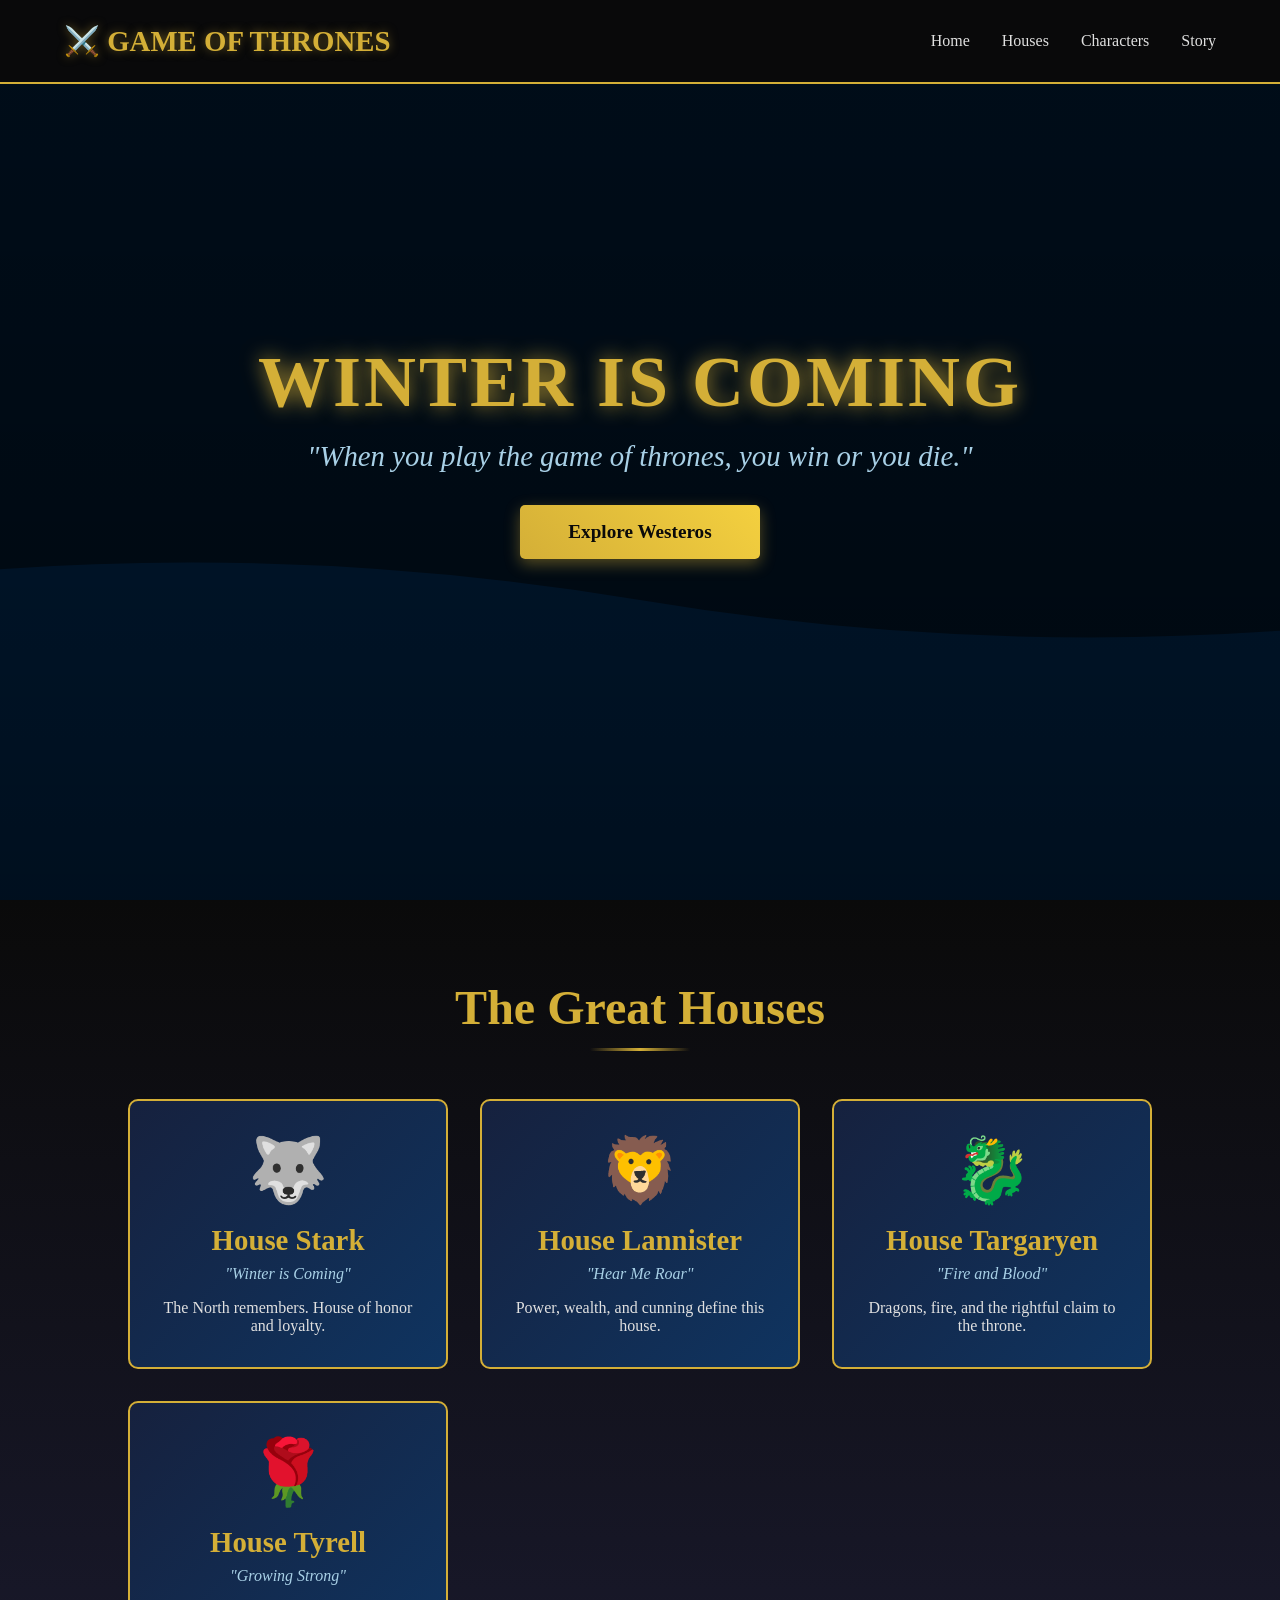
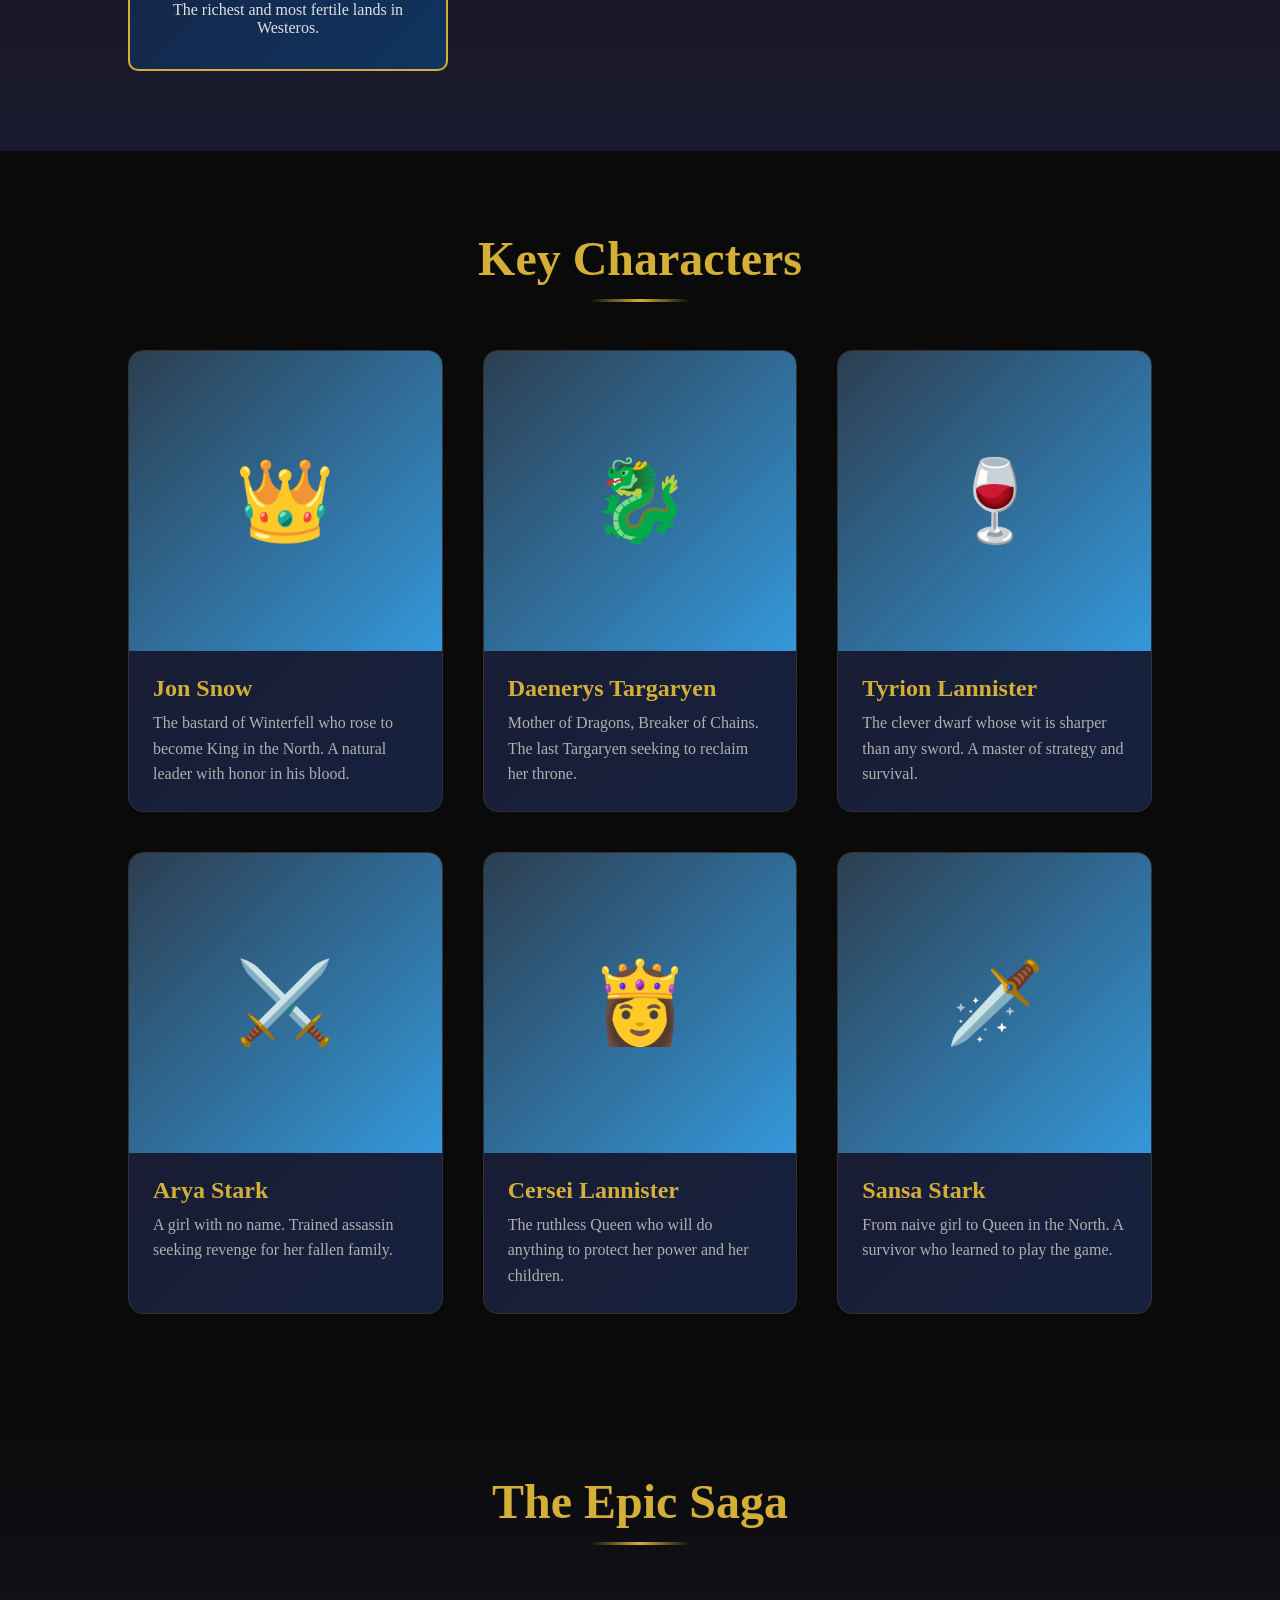
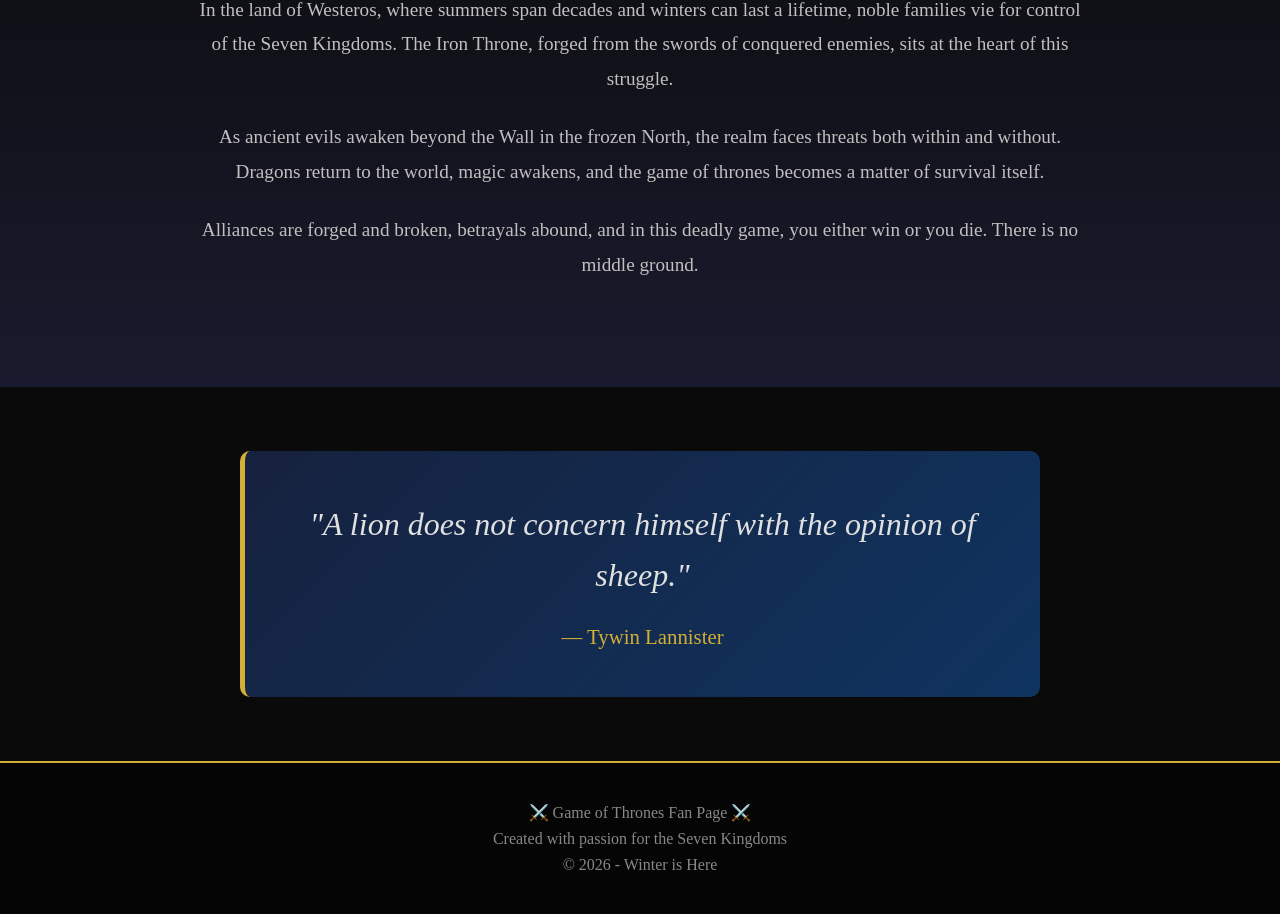
<file: got.html>
<!DOCTYPE html>
<html lang="en">
<head>
    <meta charset="UTF-8">
    <meta name="viewport" content="width=device-width, initial-scale=1.0">
    <title>Game of Thrones - Winter is Coming</title>
    <style>
        * {
            margin: 0;
            padding: 0;
            box-sizing: border-box;
        }

        body {
            font-family: 'Cinzel', 'Georgia', serif;
            background: #0a0a0a;
            color: #e0e0e0;
            overflow-x: hidden;
        }

        /* Navigation */
        nav {
            position: fixed;
            top: 0;
            width: 100%;
            background: rgba(10, 10, 10, 0.95);
            padding: 1.5rem 5%;
            display: flex;
            justify-content: space-between;
            align-items: center;
            z-index: 1000;
            backdrop-filter: blur(10px);
            border-bottom: 2px solid #d4af37;
        }

        .logo {
            font-size: 1.8rem;
            font-weight: bold;
            color: #d4af37;
            text-shadow: 0 0 10px rgba(212, 175, 55, 0.5);
        }

        .nav-links {
            display: flex;
            gap: 2rem;
            list-style: none;
        }

        .nav-links a {
            color: #e0e0e0;
            text-decoration: none;
            font-size: 1rem;
            transition: all 0.3s;
            position: relative;
        }

        .nav-links a:hover {
            color: #d4af37;
        }

        .nav-links a::after {
            content: '';
            position: absolute;
            bottom: -5px;
            left: 0;
            width: 0;
            height: 2px;
            background: #d4af37;
            transition: width 0.3s;
        }

        .nav-links a:hover::after {
            width: 100%;
        }

        /* Hero Section */
        .hero {
            height: 100vh;
            background: linear-gradient(rgba(0,0,0,0.5), rgba(0,0,0,0.7)), 
                        url('data:image/svg+xml,<svg xmlns="http://www.w3.org/2000/svg" viewBox="0 0 1200 600"><rect fill="%23001a33" width="1200" height="600"/><path fill="%23003366" d="M0 400 Q300 350 600 400 T1200 400 V600 H0Z"/></svg>');
            background-size: cover;
            background-position: center;
            display: flex;
            align-items: center;
            justify-content: center;
            text-align: center;
            position: relative;
        }

        .hero-content {
            animation: fadeInUp 1.5s ease-out;
        }

        .hero h1 {
            font-size: 4.5rem;
            color: #d4af37;
            text-shadow: 0 0 20px rgba(212, 175, 55, 0.8);
            margin-bottom: 1rem;
            letter-spacing: 3px;
        }

        .hero p {
            font-size: 1.8rem;
            color: #a8d0e6;
            margin-bottom: 2rem;
            font-style: italic;
        }

        .cta-button {
            display: inline-block;
            padding: 1rem 3rem;
            background: linear-gradient(45deg, #d4af37, #f4d03f);
            color: #0a0a0a;
            text-decoration: none;
            font-size: 1.2rem;
            font-weight: bold;
            border-radius: 5px;
            transition: all 0.3s;
            box-shadow: 0 5px 15px rgba(212, 175, 55, 0.4);
        }

        .cta-button:hover {
            transform: translateY(-3px);
            box-shadow: 0 8px 25px rgba(212, 175, 55, 0.6);
        }

        /* Section Styles */
        section {
            padding: 5rem 10%;
        }

        .section-title {
            text-align: center;
            font-size: 3rem;
            color: #d4af37;
            margin-bottom: 3rem;
            position: relative;
            padding-bottom: 1rem;
        }

        .section-title::after {
            content: '';
            position: absolute;
            bottom: 0;
            left: 50%;
            transform: translateX(-50%);
            width: 100px;
            height: 3px;
            background: linear-gradient(90deg, transparent, #d4af37, transparent);
        }

        /* Houses Section */
        .houses {
            background: linear-gradient(180deg, #0a0a0a, #1a1a2e);
        }

        .houses-grid {
            display: grid;
            grid-template-columns: repeat(auto-fit, minmax(280px, 1fr));
            gap: 2rem;
            margin-top: 2rem;
        }

        .house-card {
            background: linear-gradient(135deg, #16213e, #0f3460);
            border: 2px solid #d4af37;
            border-radius: 10px;
            padding: 2rem;
            text-align: center;
            transition: all 0.4s;
            cursor: pointer;
            position: relative;
            overflow: hidden;
        }

        .house-card::before {
            content: '';
            position: absolute;
            top: -50%;
            left: -50%;
            width: 200%;
            height: 200%;
            background: radial-gradient(circle, rgba(212,175,55,0.1), transparent);
            transition: all 0.5s;
            opacity: 0;
        }

        .house-card:hover::before {
            opacity: 1;
            animation: rotate 3s linear infinite;
        }

        .house-card:hover {
            transform: translateY(-10px) scale(1.05);
            box-shadow: 0 10px 30px rgba(212, 175, 55, 0.5);
        }

        .house-icon {
            font-size: 4rem;
            margin-bottom: 1rem;
        }

        .house-card h3 {
            color: #d4af37;
            font-size: 1.8rem;
            margin-bottom: 0.5rem;
        }

        .house-card p {
            color: #a8d0e6;
            font-style: italic;
            margin-bottom: 1rem;
        }

        /* Characters Section */
        .characters {
            background: #0a0a0a;
        }

        .characters-grid {
            display: grid;
            grid-template-columns: repeat(auto-fit, minmax(250px, 1fr));
            gap: 2.5rem;
        }

        .character-card {
            background: linear-gradient(135deg, #1a1a2e, #16213e);
            border-radius: 15px;
            overflow: hidden;
            transition: all 0.4s;
            border: 1px solid #333;
        }

        .character-card:hover {
            transform: translateY(-10px);
            box-shadow: 0 15px 40px rgba(212, 175, 55, 0.3);
            border-color: #d4af37;
        }

        .character-img {
            width: 100%;
            height: 300px;
            background: linear-gradient(135deg, #2c3e50, #3498db);
            display: flex;
            align-items: center;
            justify-content: center;
            font-size: 5rem;
            transition: all 0.4s;
        }

        .character-card:hover .character-img {
            transform: scale(1.1);
        }

        .character-info {
            padding: 1.5rem;
        }

        .character-info h3 {
            color: #d4af37;
            font-size: 1.5rem;
            margin-bottom: 0.5rem;
        }

        .character-info p {
            color: #b0b0b0;
            line-height: 1.6;
        }

        /* Story Section */
        .story {
            background: linear-gradient(180deg, #0a0a0a, #1a1a2e);
        }

        .story-content {
            max-width: 900px;
            margin: 0 auto;
            text-align: center;
            line-height: 1.8;
            font-size: 1.2rem;
            color: #c0c0c0;
        }

        .story-content p {
            margin-bottom: 1.5rem;
        }

        /* Quote Section */
        .quotes {
            background: #0a0a0a;
            padding: 4rem 10%;
        }

        .quote-container {
            max-width: 800px;
            margin: 0 auto;
            text-align: center;
            padding: 3rem;
            background: linear-gradient(135deg, #16213e, #0f3460);
            border-left: 5px solid #d4af37;
            border-radius: 10px;
        }

        .quote-text {
            font-size: 2rem;
            font-style: italic;
            color: #e0e0e0;
            margin-bottom: 1.5rem;
            line-height: 1.6;
        }

        .quote-author {
            font-size: 1.3rem;
            color: #d4af37;
        }

        /* Footer */
        footer {
            background: #050505;
            padding: 2rem;
            text-align: center;
            color: #888;
            border-top: 2px solid #d4af37;
        }

        footer p {
            margin: 0.5rem 0;
        }

        /* Animations */
        @keyframes fadeInUp {
            from {
                opacity: 0;
                transform: translateY(50px);
            }
            to {
                opacity: 1;
                transform: translateY(0);
            }
        }

        @keyframes rotate {
            from { transform: rotate(0deg); }
            to { transform: rotate(360deg); }
        }

        /* Responsive */
        @media (max-width: 768px) {
            .hero h1 {
                font-size: 2.5rem;
            }

            .hero p {
                font-size: 1.2rem;
            }

            .nav-links {
                gap: 1rem;
                flex-wrap: wrap;
                justify-content: center;
            }

            .section-title {
                font-size: 2rem;
            }

            .quote-text {
                font-size: 1.5rem;
            }

            nav {
                flex-direction: column;
                gap: 1rem;
            }
        }

        /* Scroll animations */
        .fade-in {
            opacity: 0;
            transform: translateY(30px);
            transition: all 0.8s ease-out;
        }

        .fade-in.visible {
            opacity: 1;
            transform: translateY(0);
        }
    </style>
</head>
<body>
    <!-- Navigation -->
    <nav>
        <div class="logo">⚔️ GAME OF THRONES</div>
        <ul class="nav-links">
            <li><a href="#home">Home</a></li>
            <li><a href="#houses">Houses</a></li>
            <li><a href="#characters">Characters</a></li>
            <li><a href="#story">Story</a></li>
        </ul>
    </nav>

    <!-- Hero Section -->
    <section id="home" class="hero">
        <div class="hero-content">
            <h1>WINTER IS COMING</h1>
            <p>"When you play the game of thrones, you win or you die."</p>
            <a href="#houses" class="cta-button">Explore Westeros</a>
        </div>
    </section>

    <!-- Houses Section -->
    <section id="houses" class="houses">
        <h2 class="section-title fade-in">The Great Houses</h2>
        <div class="houses-grid">
            <div class="house-card fade-in">
                <div class="house-icon">🐺</div>
                <h3>House Stark</h3>
                <p>"Winter is Coming"</p>
                <span>The North remembers. House of honor and loyalty.</span>
            </div>
            <div class="house-card fade-in">
                <div class="house-icon">🦁</div>
                <h3>House Lannister</h3>
                <p>"Hear Me Roar"</p>
                <span>Power, wealth, and cunning define this house.</span>
            </div>
            <div class="house-card fade-in">
                <div class="house-icon">🐉</div>
                <h3>House Targaryen</h3>
                <p>"Fire and Blood"</p>
                <span>Dragons, fire, and the rightful claim to the throne.</span>
            </div>
            <div class="house-card fade-in">
                <div class="house-icon">🌹</div>
                <h3>House Tyrell</h3>
                <p>"Growing Strong"</p>
                <span>The richest and most fertile lands in Westeros.</span>
            </div>
        </div>
    </section>

    <!-- Characters Section -->
    <section id="characters" class="characters">
        <h2 class="section-title fade-in">Key Characters</h2>
        <div class="characters-grid">
            <div class="character-card fade-in">
                <div class="character-img">👑</div>
                <div class="character-info">
                    <h3>Jon Snow</h3>
                    <p>The bastard of Winterfell who rose to become King in the North. A natural leader with honor in his blood.</p>
                </div>
            </div>
            <div class="character-card fade-in">
                <div class="character-img">🐉</div>
                <div class="character-info">
                    <h3>Daenerys Targaryen</h3>
                    <p>Mother of Dragons, Breaker of Chains. The last Targaryen seeking to reclaim her throne.</p>
                </div>
            </div>
            <div class="character-card fade-in">
                <div class="character-img">🍷</div>
                <div class="character-info">
                    <h3>Tyrion Lannister</h3>
                    <p>The clever dwarf whose wit is sharper than any sword. A master of strategy and survival.</p>
                </div>
            </div>
            <div class="character-card fade-in">
                <div class="character-img">⚔️</div>
                <div class="character-info">
                    <h3>Arya Stark</h3>
                    <p>A girl with no name. Trained assassin seeking revenge for her fallen family.</p>
                </div>
            </div>
            <div class="character-card fade-in">
                <div class="character-img">👸</div>
                <div class="character-info">
                    <h3>Cersei Lannister</h3>
                    <p>The ruthless Queen who will do anything to protect her power and her children.</p>
                </div>
            </div>
            <div class="character-card fade-in">
                <div class="character-img">🗡️</div>
                <div class="character-info">
                    <h3>Sansa Stark</h3>
                    <p>From naive girl to Queen in the North. A survivor who learned to play the game.</p>
                </div>
            </div>
        </div>
    </section>

    <!-- Story Section -->
    <section id="story" class="story">
        <h2 class="section-title fade-in">The Epic Saga</h2>
        <div class="story-content fade-in">
            <p>
                In the land of Westeros, where summers span decades and winters can last a lifetime, 
                noble families vie for control of the Seven Kingdoms. The Iron Throne, forged from 
                the swords of conquered enemies, sits at the heart of this struggle.
            </p>
            <p>
                As ancient evils awaken beyond the Wall in the frozen North, the realm faces threats 
                both within and without. Dragons return to the world, magic awakens, and the game of 
                thrones becomes a matter of survival itself.
            </p>
            <p>
                Alliances are forged and broken, betrayals abound, and in this deadly game, 
                you either win or you die. There is no middle ground.
            </p>
        </div>
    </section>

    <!-- Quotes Section -->
    <section class="quotes">
        <div class="quote-container fade-in">
            <div class="quote-text">
                "A lion does not concern himself with the opinion of sheep."
            </div>
            <div class="quote-author">— Tywin Lannister</div>
        </div>
    </section>

    <!-- Footer -->
    <footer>
        <p>⚔️ Game of Thrones Fan Page ⚔️</p>
        <p>Created with passion for the Seven Kingdoms</p>
        <p>&copy; 2026 - Winter is Here</p>
    </footer>

    <script>
        // Smooth scrolling
        document.querySelectorAll('a[href^="#"]').forEach(anchor => {
            anchor.addEventListener('click', function (e) {
                e.preventDefault();
                const target = document.querySelector(this.getAttribute('href'));
                target.scrollIntoView({ behavior: 'smooth', block: 'start' });
            });
        });

        // Scroll animations
        const observerOptions = {
            threshold: 0.1,
            rootMargin: '0px 0px -50px 0px'
        };

        const observer = new IntersectionObserver((entries) => {
            entries.forEach(entry => {
                if (entry.isIntersecting) {
                    entry.target.classList.add('visible');
                }
            });
        }, observerOptions);

        document.querySelectorAll('.fade-in').forEach(el => observer.observe(el));

        // Navbar background on scroll
        window.addEventListener('scroll', () => {
            const nav = document.querySelector('nav');
            if (window.scrollY > 100) {
                nav.style.background = 'rgba(10, 10, 10, 0.98)';
            } else {
                nav.style.background = 'rgba(10, 10, 10, 0.95)';
            }
        });
    </script>
</body>
</html>
</file>
